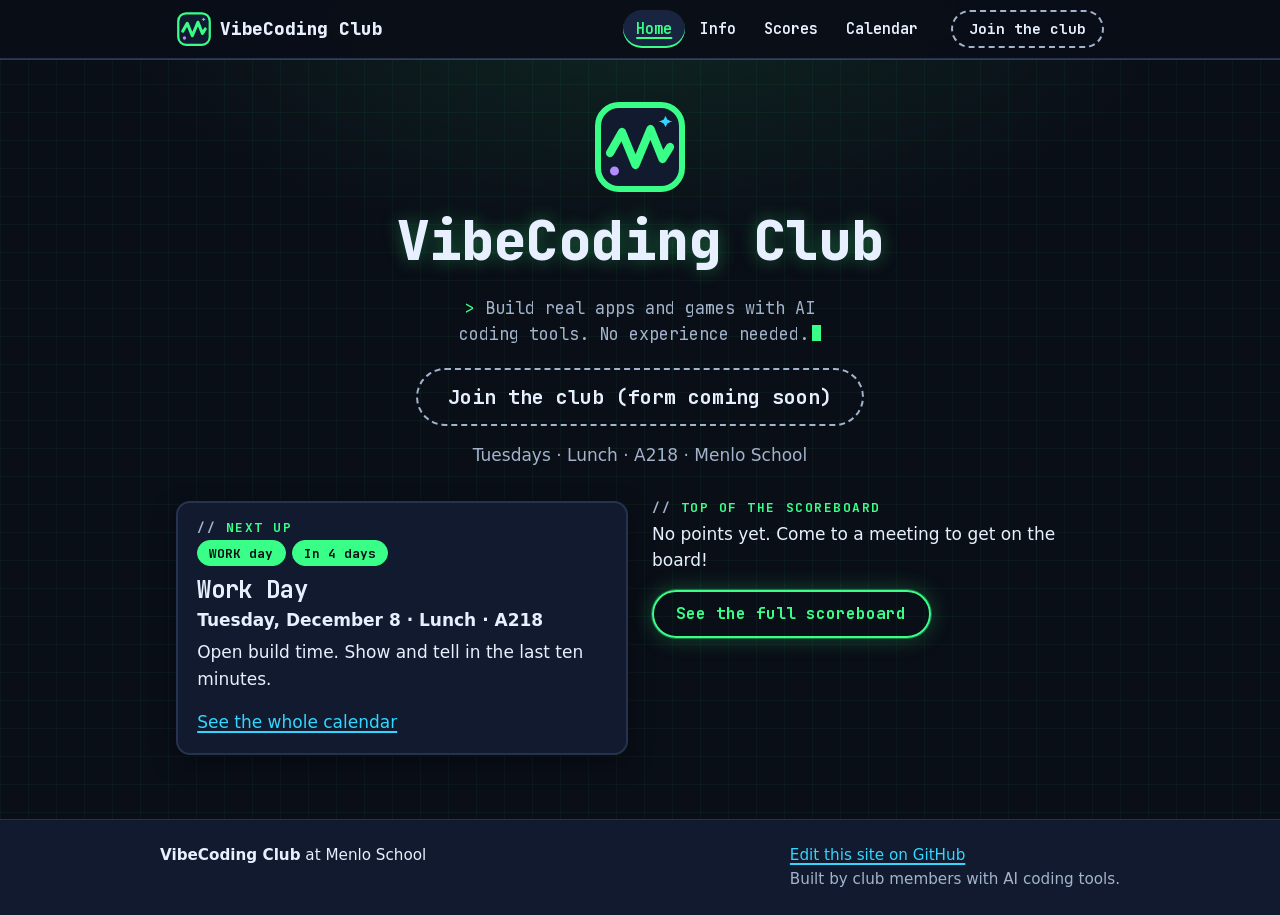
<file: index.html>
<!doctype html>
<html lang="en">
<head>
  <meta charset="utf-8">
  <meta name="viewport" content="width=device-width, initial-scale=1, viewport-fit=cover">
  <title>VibeCoding Club at Menlo School</title>
  <meta name="description" content="Build real apps and games with AI coding tools. No experience needed. Tuesdays at Menlo School.">
  <meta name="theme-color" content="#0A0E17">
  <link rel="icon" href="img/logo.svg" type="image/svg+xml">
  <link rel="stylesheet" href="css/style.css">
  <style>
    /* Styles that only the home page uses. Shared styles live in css/style.css. */
    .hero { text-align: center; padding: 1.5rem 0 1rem; }
    .hero img { width: 96px; height: 96px; }
    .hero h1 { margin-top: 0.5rem; }
    .hero .pitch { font-family: var(--font-display); font-size: 1.05rem; max-width: 40ch; margin: 0 auto 1.3rem; color: var(--muted); }
    .hero .pitch::before { content: "> "; content: "> " / ""; color: var(--neon); }
    .hero .meta { margin-top: 1rem; }

    .next-up h3 { font-size: 1.5rem; margin: 0.6rem 0 0.2rem; }
    .next-up .when { font-weight: 600; margin-bottom: 0.4rem; }
    .next-up .chips { display: flex; flex-wrap: wrap; gap: 0.4rem; }

    .top3 { list-style: none; padding: 0; margin: 0 0 1rem; display: grid; gap: 0.6rem; }
    .top3 li {
      display: flex; align-items: center; gap: 0.7rem;
      background: var(--surface); border: var(--border); border-radius: var(--radius-sm);
      padding: 0.6rem 0.9rem; box-shadow: var(--shadow-press);
    }
    .top3 .medal { font-size: 1.6rem; }
    .top3 .name { font-family: var(--font-display); font-weight: 600; font-size: 1.15rem; flex: 1; min-width: 0; overflow-wrap: anywhere; }
    .top3 .pts { font-weight: 700; }
    .top3 li.rank-1 { border-color: var(--gold); box-shadow: var(--glow-gold); }
    .top3 li.rank-2 { border-color: var(--silver); }
    .top3 li.rank-3 { border-color: var(--bronze); }

    @media (min-width: 700px) {
      .home-grid { display: grid; grid-template-columns: 1fr 1fr; gap: 1.5rem; align-items: start; }
      .home-grid > section + section { margin-top: 0; }
    }
  </style>
</head>
<body>
  <header id="site-header">
    <noscript><p><a href="index.html">Home</a> · <a href="info.html">Info</a> · <a href="scoreboard.html">Scoreboard</a> · <a href="calendar.html">Calendar</a></p></noscript>
  </header>

  <main id="main-content">
    <section class="hero">
      <img class="reveal-pop" src="img/logo.svg" alt="" width="96" height="96">
      <h1 class="reveal">VibeCoding Club</h1>
      <p class="pitch reveal reveal-delay-1"><span data-site="club.pitch">Build real apps and games with AI coding tools. No experience needed.</span><span class="cursor" aria-hidden="true"></span></p>
      <a class="btn btn-big reveal reveal-delay-2" data-join href="#">Join the club</a>
      <p class="meta muted reveal reveal-delay-3">
        <span data-site="meeting.day">Tuesdays</span> · <span data-site="meeting.time">Lunch</span> · <span data-site="meeting.room">A218</span> · <span data-site="club.school">Menlo School</span>
      </p>
    </section>

    <div class="home-grid">
      <section class="card next-up reveal reveal-delay-4" aria-labelledby="next-up-title">
        <h2 class="eyebrow" id="next-up-title">Next up</h2>
        <div id="next-up-body"><p class="muted">Loading the calendar…</p></div>
      </section>

      <section class="reveal reveal-delay-5" aria-labelledby="top3-title">
        <h2 class="eyebrow" id="top3-title">Top of the scoreboard</h2>
        <div id="top3-body"><p class="muted">Loading the scoreboard…</p></div>
        <a class="btn btn-ghost" href="scoreboard.html">See the full scoreboard</a>
      </section>
    </div>
  </main>

  <footer id="site-footer"></footer>

  <script src="js/shared.js"></script>
  <script src="js/celebrate.js"></script>
  <script src="js/home.js"></script>
</body>
</html>
</file>
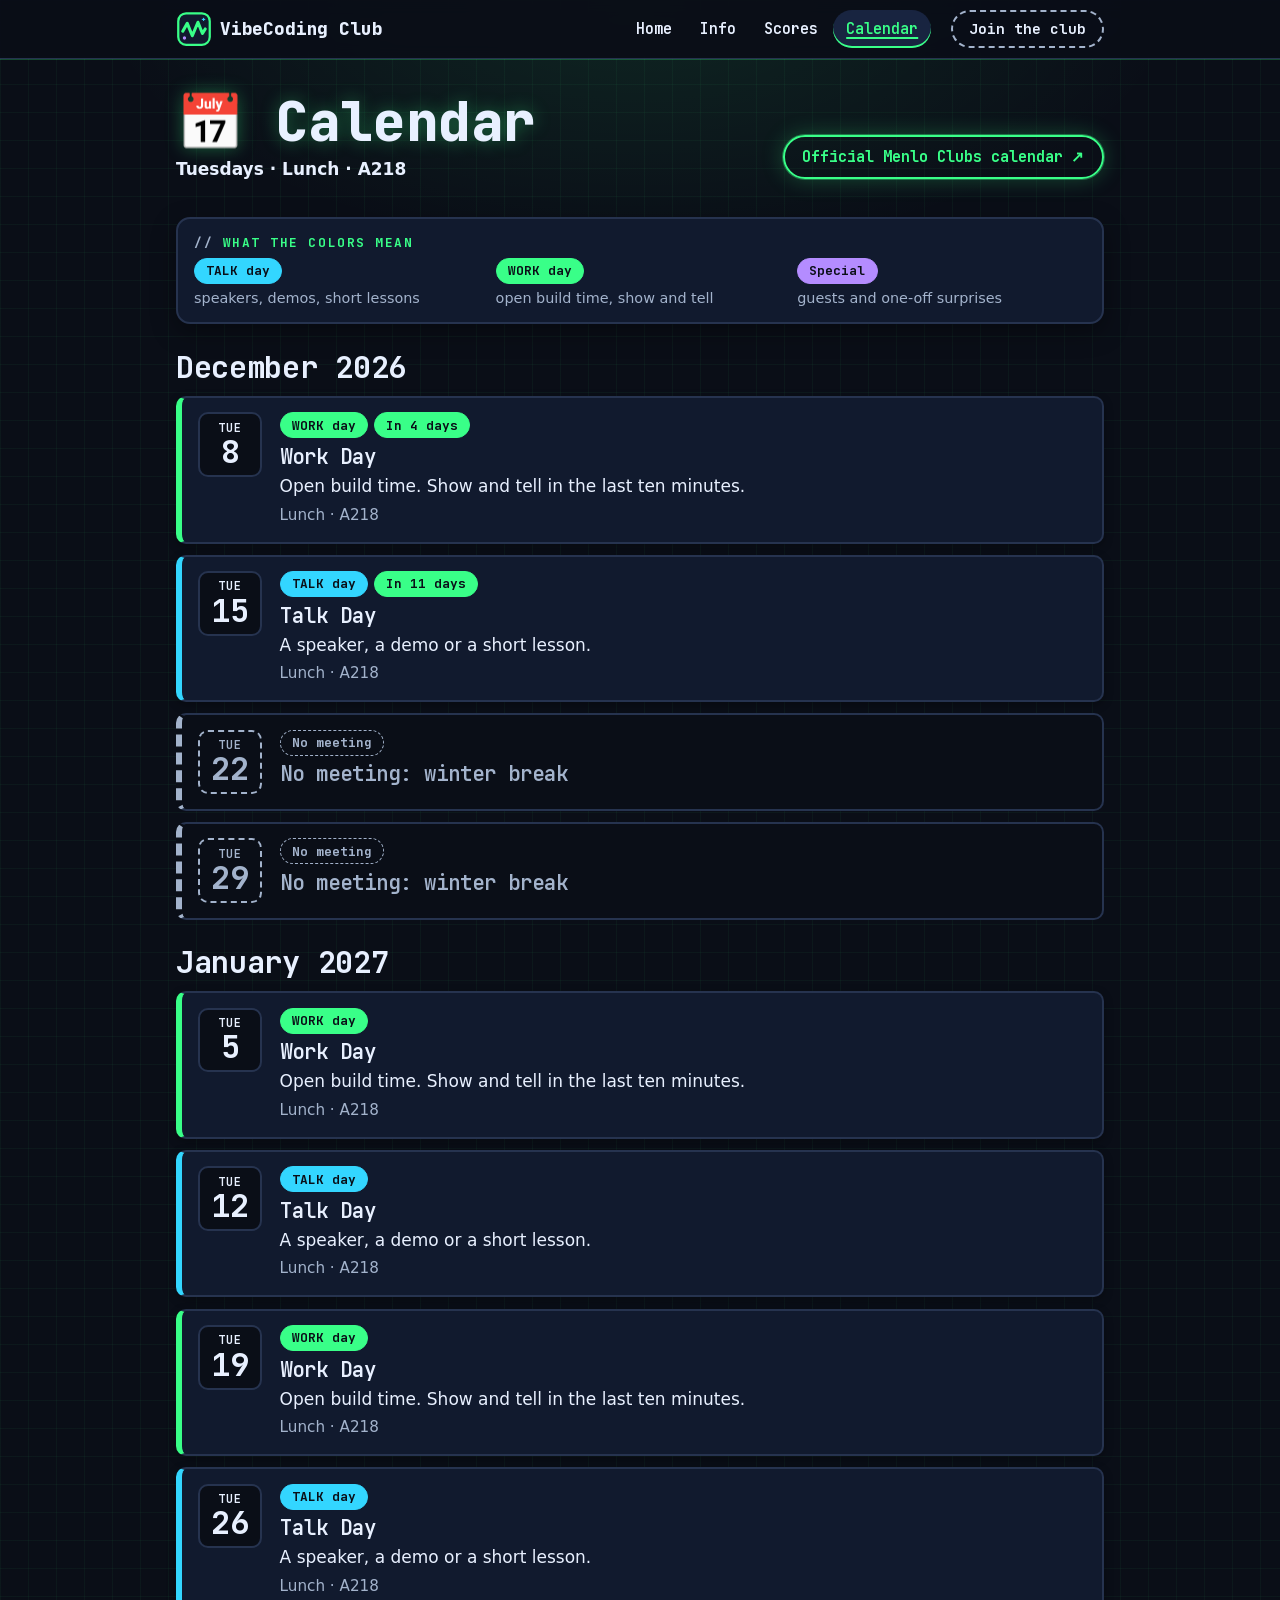
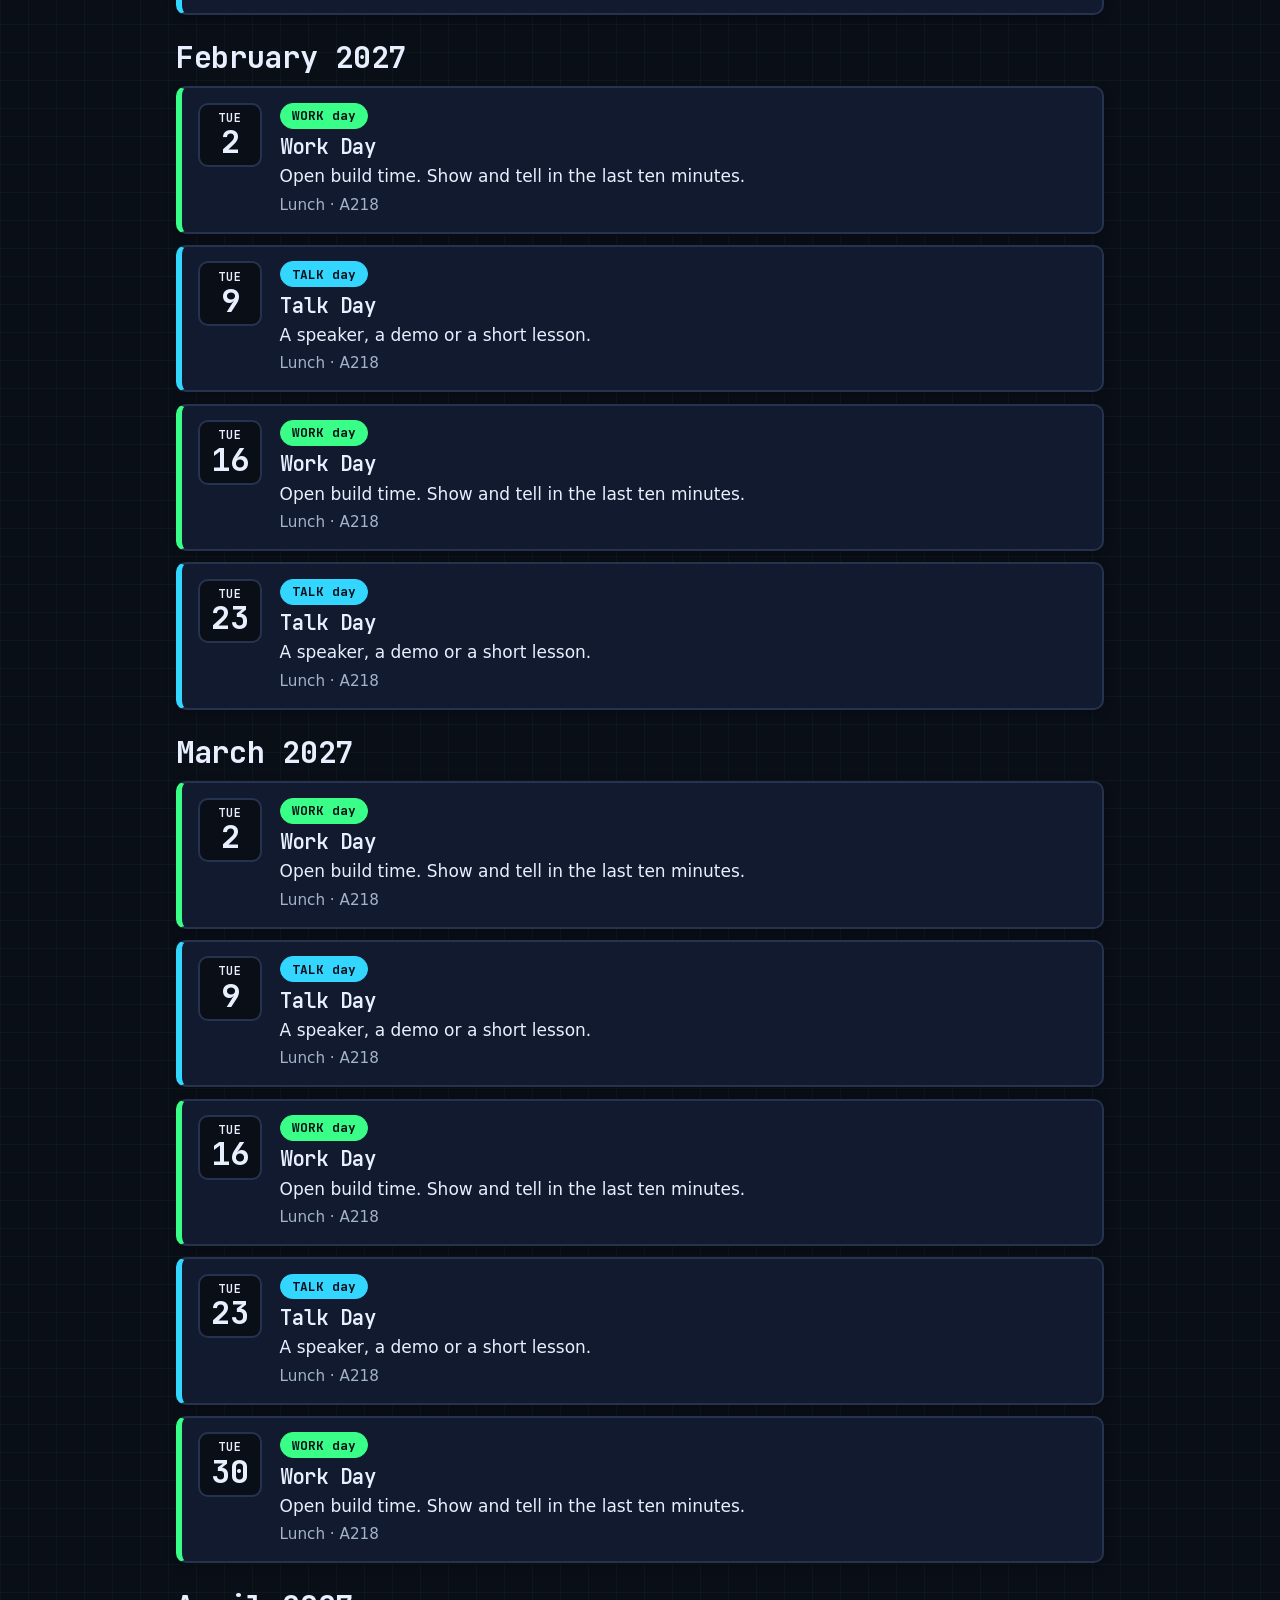
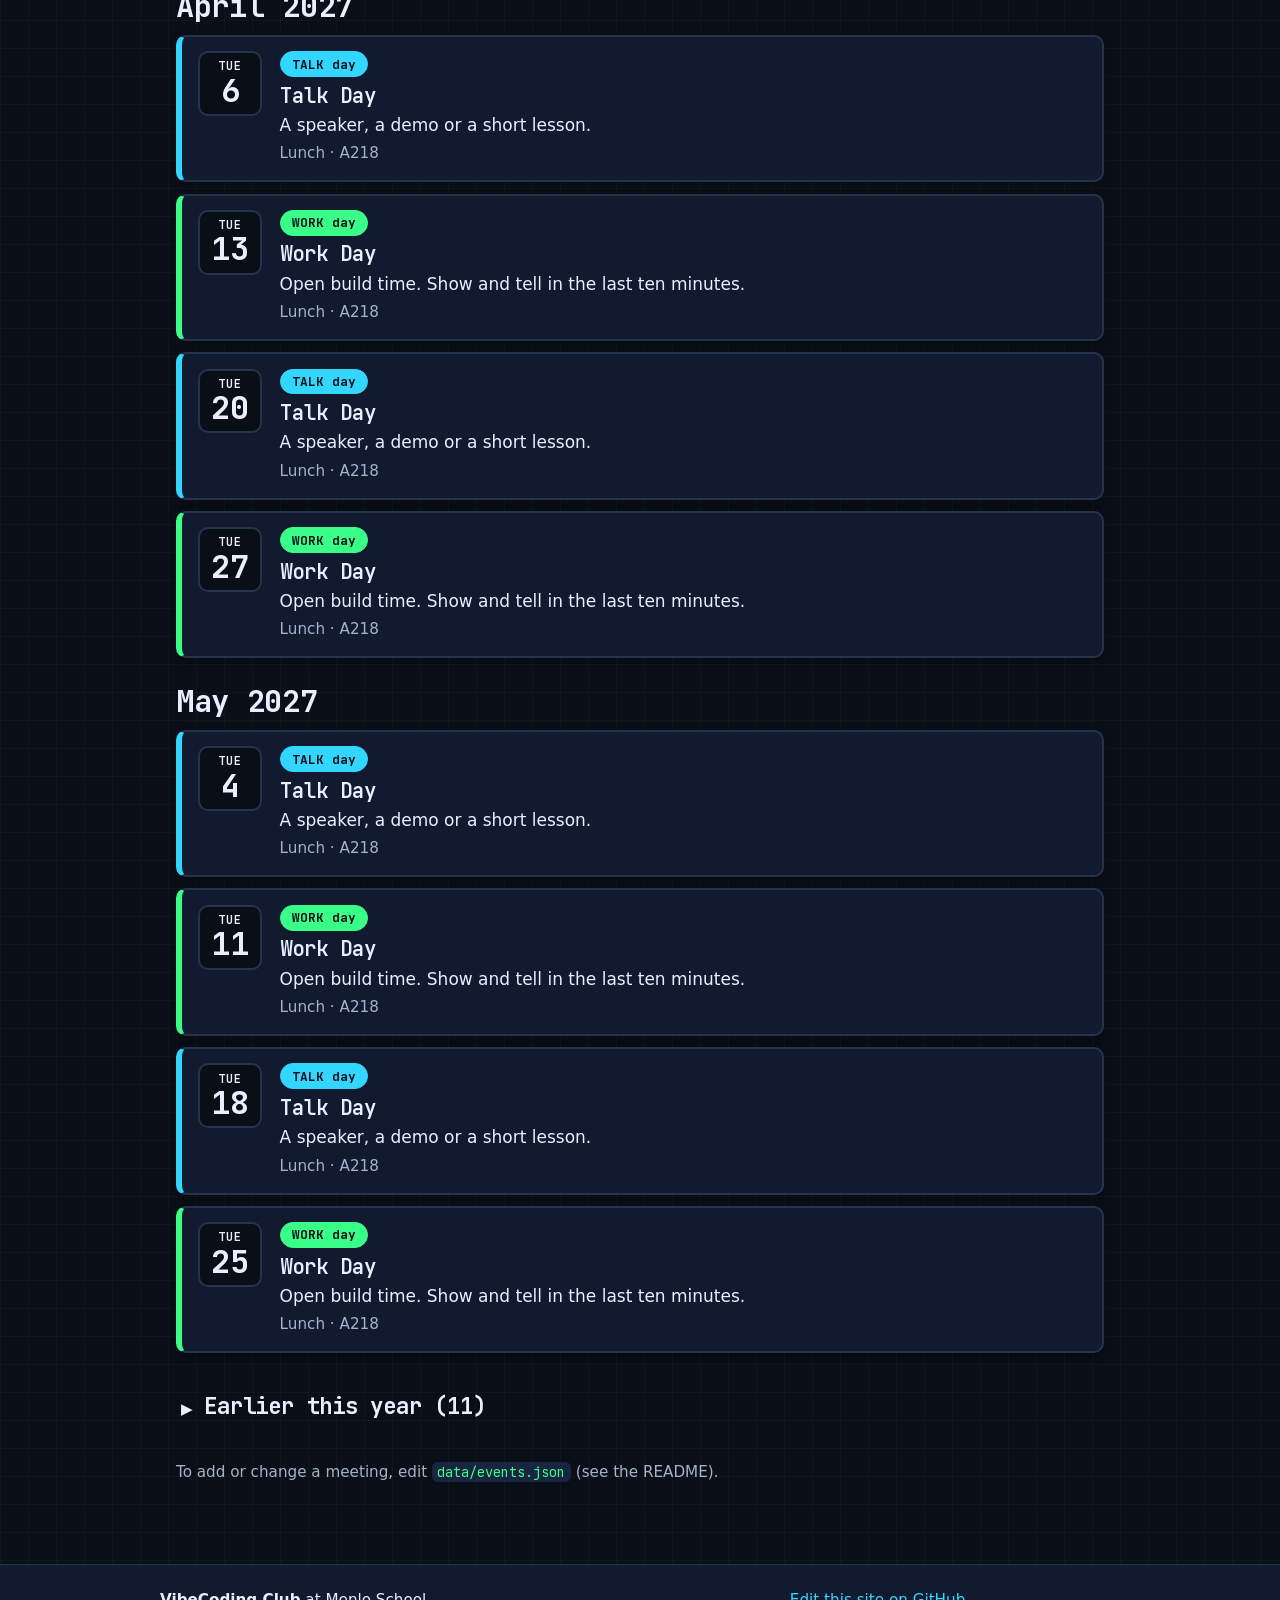
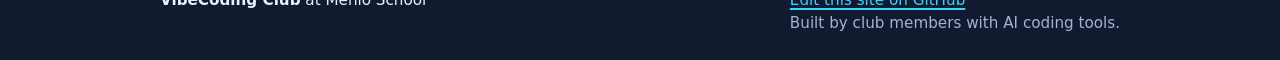
<file: calendar.html>
<!doctype html>
<html lang="en">
<head>
  <meta charset="utf-8">
  <meta name="viewport" content="width=device-width, initial-scale=1, viewport-fit=cover">
  <title>Calendar — VibeCoding Club</title>
  <meta name="description" content="Every VibeCoding Club meeting on one page: TALK days, WORK days and specials. Tuesdays at Menlo School.">
  <meta name="theme-color" content="#0A0E17">
  <link rel="icon" href="img/logo.svg" type="image/svg+xml">
  <link rel="stylesheet" href="css/style.css">
  <style>
    /* Styles that only the calendar page uses. Shared styles live in css/style.css. */

    /* top: title, the weekly line, the official-calendar link */
    .cal-top { padding: 1rem 0 0.25rem; }
    .cal-top h1 { margin-bottom: 0.15rem; }
    .cal-top .meta { font-weight: 600; margin: 0 0 0.9rem; }
    .cal-top .btn { font-size: 0.95rem; padding: 0.6rem 1.1rem; min-height: 44px; }

    /* legend: what each chip means */
    .legend { padding: 0.9rem 1rem; }
    .legend ul { list-style: none; margin: 0; padding: 0; display: grid; grid-template-columns: 1fr 1fr; gap: 0.8rem; }
    .legend li { display: flex; flex-direction: column; align-items: flex-start; gap: 0.3rem; }
    .legend-what { font-size: 0.9rem; line-height: 1.35; color: var(--muted); }

    /* one heading per month, one row per meeting */
    .cal-month { margin: 1.6rem 0 0.7rem; }
    .cal-list { list-style: none; margin: 0; padding: 0; display: grid; gap: 0.7rem; }
    .ev {
      display: flex; align-items: flex-start; gap: 0.8rem;
      background: var(--surface); border: var(--border); border-left: 6px solid var(--line);
      border-radius: var(--radius-sm); padding: 0.7rem 0.9rem 0.7rem 0.75rem; box-shadow: var(--shadow-press);
    }
    /* the left edge repeats the chip color, so color is never the only signal */
    .ev-talk      { border-left-color: var(--cyan); }
    .ev-work      { border-left-color: var(--neon); }
    .ev-special   { border-left-color: var(--purple); }
    .ev-break     { border-left-color: var(--muted); border-left-style: dashed; color: var(--muted); background: var(--bg); box-shadow: none; }

    /* the compact date block: weekday on top, day number big */
    .ev-date {
      flex: 0 0 3.3rem; display: flex; flex-direction: column; align-items: center; justify-content: center;
      padding: 0.35rem 0; border: 2px solid var(--line); border-radius: var(--radius-sm);
      background: var(--bg); font-family: var(--font-display); line-height: 1; text-align: center;
    }
    .ev-break .ev-date { border-style: dashed; border-color: var(--muted); }
    .ev-today .ev-date { background: var(--neon); border-color: var(--neon); color: var(--dark); }
    .ev-wd { font-size: 0.75rem; font-weight: 600; text-transform: uppercase; letter-spacing: 0.06em; }
    .ev-day { font-size: 1.7rem; font-weight: 700; margin-top: 0.15rem; }

    .ev-main { flex: 1; min-width: 0; overflow-wrap: break-word; }
    .ev-chips { display: flex; flex-wrap: wrap; gap: 0.35rem; margin: 0 0 0.35rem; }
    .ev-title { font-family: var(--font-display); font-weight: 600; font-size: 1.15rem; line-height: 1.25; margin: 0 0 0.2rem; }
    /* padding + matching negative margin = a 44px-tall tap target that does not move the text */
    .ev-title a { display: inline-block; padding: 0.65rem 0; margin: -0.65rem 0; }
    .ev-desc { margin: 0 0 0.25rem; }
    .ev-where { margin: 0; font-size: 0.95rem; }

    /* past meetings fold away under one line */
    .past { margin-top: 2rem; }
    .past summary {
      display: flex; align-items: center; gap: 0.6rem; min-height: 44px; cursor: pointer;
      list-style: none; padding: 0.4rem 0.3rem; border-radius: var(--radius-sm);
    }
    .past summary::-webkit-details-marker { display: none; }
    .past-arrow { display: inline-block; font-size: 0.85rem; transition: transform 0.15s ease; }
    .past[open] .past-arrow { transform: rotate(90deg); }
    .past summary h2 { margin: 0; font-size: 1.4rem; }
    .past .cal-month { font-size: 1.2rem; margin-top: 1.2rem; }

    .cal-empty p:last-child { margin-bottom: 0; }
    .cal-note { margin-top: 2rem; font-size: 0.95rem; }

    @media (min-width: 700px) {
      .cal-top { display: flex; flex-wrap: wrap; align-items: flex-end; justify-content: space-between; gap: 0.3rem 1.5rem; }
      .cal-top .meta { margin-bottom: 0.4rem; }
      .cal-top .link-line { margin: 0 0 0.6rem; }
      .legend ul { grid-template-columns: repeat(3, 1fr); }
      .ev { gap: 1.1rem; padding: 0.9rem 1.2rem 0.9rem 1rem; }
      .ev-date { flex-basis: 4rem; padding: 0.45rem 0; }
      .ev-day { font-size: 2rem; }
      .ev-title { font-size: 1.3rem; }
    }
  </style>
</head>
<body>
  <header id="site-header">
    <noscript><p><a href="index.html">Home</a> · <a href="info.html">Info</a> · <a href="scoreboard.html">Scoreboard</a> · <a href="calendar.html">Calendar</a></p></noscript>
  </header>

  <main id="main-content">
    <section class="cal-top">
      <div>
        <h1 class="reveal"><span aria-hidden="true">📅</span> Calendar</h1>
        <p class="meta reveal reveal-delay-1">
          <span data-site="meeting.day">Tuesdays</span> · <span data-site="meeting.time">Lunch</span> · <span data-site="meeting.room">A218</span>
        </p>
      </div>
      <p class="link-line reveal reveal-delay-2">
        <a class="btn btn-ghost" data-site-link="links.schoolClubsCalendar" href="https://www.menloschool.org/" target="_blank" rel="noopener">
          Official Menlo Clubs calendar <span aria-hidden="true">↗</span><span class="visually-hidden">(opens in a new tab)</span>
        </a>
      </p>
    </section>

    <section class="legend card reveal reveal-delay-3" aria-labelledby="legend-title">
      <p class="eyebrow" id="legend-title">What the colors mean</p>
      <ul role="list">
        <li><span class="chip chip-talk">TALK day</span> <span class="legend-what">speakers, demos, short lessons</span></li>
        <li><span class="chip chip-work">WORK day</span> <span class="legend-what">open build time, show and tell</span></li>
        <li><span class="chip chip-special">Special</span> <span class="legend-what">guests and one-off surprises</span></li>
      </ul>
    </section>

    <section id="calendar-body" aria-label="Meetings">
      <p class="muted">Loading the calendar…</p>
      <noscript><p>Turn on JavaScript to see the meeting list, or open <code>data/events.json</code> on GitHub.</p></noscript>
    </section>

    <p class="cal-note muted">To add or change a meeting, edit <code>data/events.json</code> (see the README).</p>
  </main>

  <footer id="site-footer"></footer>

  <script src="js/shared.js"></script>
  <script src="js/celebrate.js"></script>
  <script src="js/calendar.js"></script>
</body>
</html>
</file>
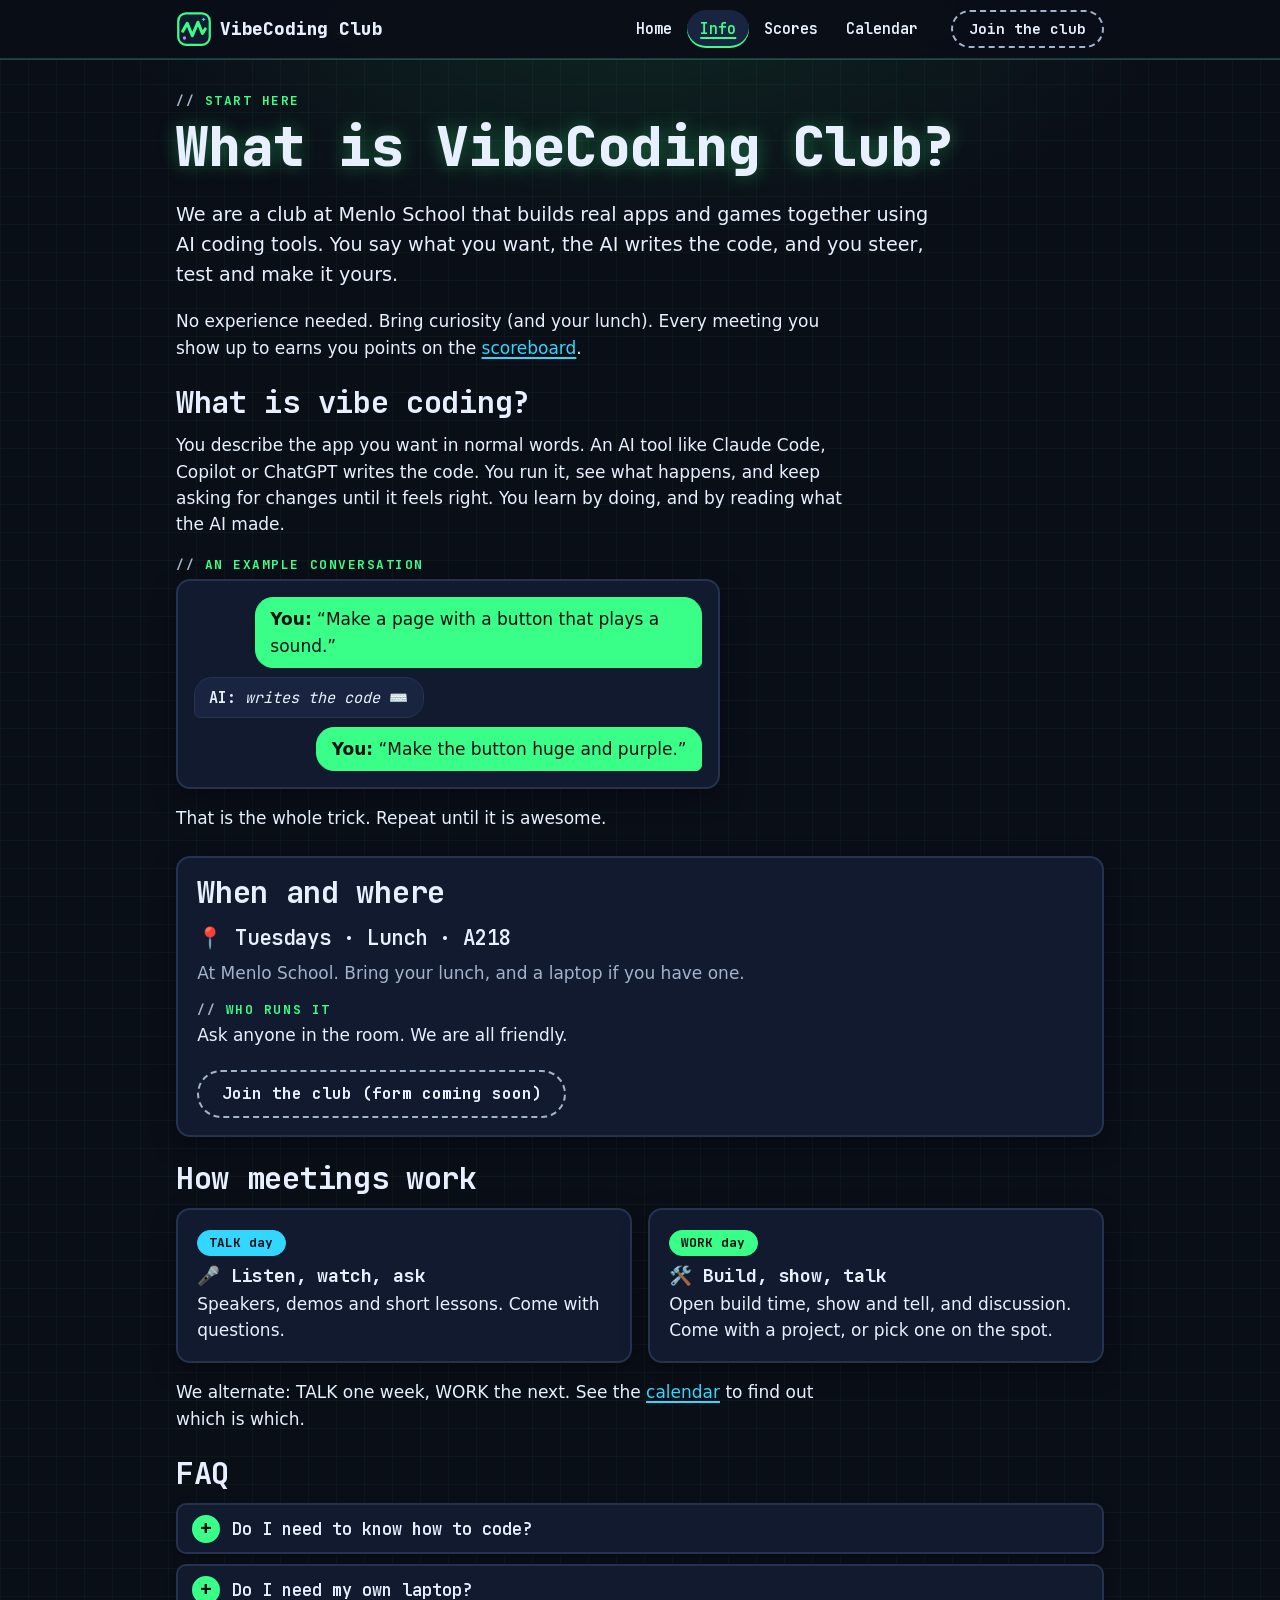
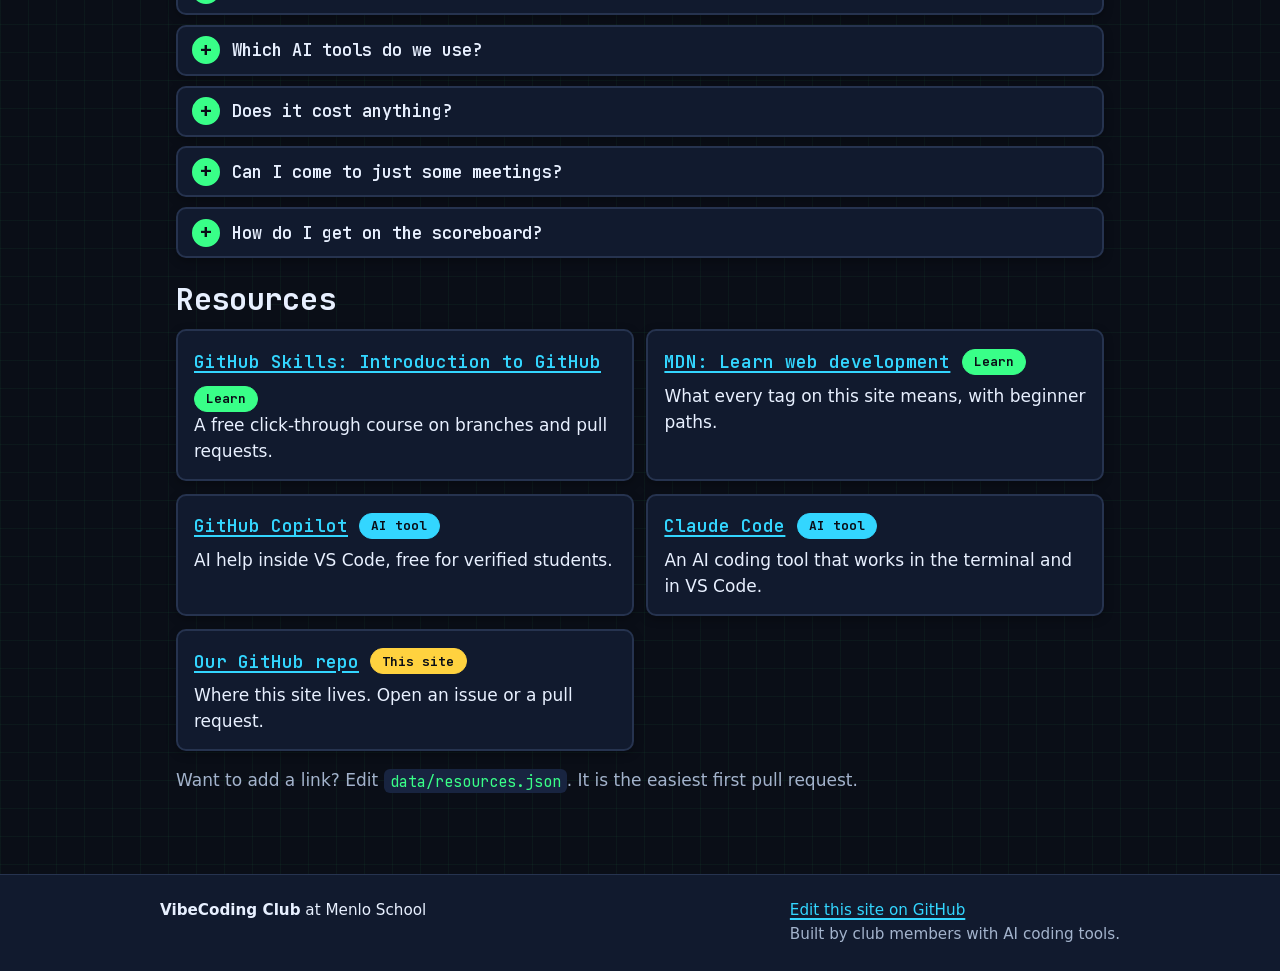
<file: info.html>
<!doctype html>
<html lang="en">
<head>
  <meta charset="utf-8">
  <meta name="viewport" content="width=device-width, initial-scale=1, viewport-fit=cover">
  <title>Info — VibeCoding Club</title>
  <meta name="description" content="What VibeCoding Club is, what vibe coding means, when we meet at Menlo School, how meetings work, answers to common questions, and links to get started.">
  <meta name="theme-color" content="#0A0E17">
  <link rel="icon" href="img/logo.svg" type="image/svg+xml">
  <link rel="stylesheet" href="css/style.css">
  <style>
    /* Styles that only the Info page uses. Shared styles live in css/style.css. */
    .intro { padding-top: 1rem; }
    .intro .lead { font-size: 1.2rem; }
    /* keep long lines of prose readable on wide screens */
    .intro p, .vibe > p, .alt-line, .faq .answer { max-width: 62ch; }

    /* the tiny example chat: "You" bubbles on the right, "AI" bubbles on the left */
    .convo {
      display: flex; flex-direction: column; gap: 0.55rem; max-width: 34rem;
      background: var(--surface); border: var(--border); border-radius: var(--radius);
      padding: 1rem; margin: 0 0 1rem; box-shadow: var(--shadow);
    }
    .convo p {
      margin: 0; max-width: 88%; padding: 0.5rem 0.9rem;
      border: 1px solid var(--line); border-radius: 18px;
    }
    .convo .you { align-self: flex-end; background: var(--neon); color: var(--dark); border-color: var(--neon); border-bottom-right-radius: 6px; }
    .convo .ai  { align-self: flex-start; background: var(--surface-2); border-bottom-left-radius: 6px; font-family: var(--font-display); font-size: 0.95rem; }

    /* when and where */
    .when-line { font-family: var(--font-display); font-weight: 600; font-size: 1.3rem; margin: 0 0 0.3rem; }
    .leader-list { list-style: none; padding: 0; margin: 0 0 1rem; }
    .leader-list li { padding: 0.15rem 0; }
    /* the Join button can read "Join the club (form coming soon)" until the form link exists, so let it wrap on phones */
    .when-where .btn { margin-top: 0.3rem; white-space: normal; max-width: 100%; text-align: center; }

    /* TALK day / WORK day cards */
    .day-grid { display: grid; gap: 1rem; margin-bottom: 1rem; }
    .day-card h3 { margin: 0.6rem 0 0.3rem; }
    .day-card p { margin: 0; }

    /* FAQ: native <details>, no JS. The + in the circle turns into an x when open. */
    .faq {
      background: var(--surface); border: var(--border); border-radius: var(--radius-sm);
      margin-bottom: 0.6rem; box-shadow: var(--shadow-press);
    }
    .faq summary {
      display: flex; align-items: center; gap: 0.7rem; min-height: 44px;
      padding: 0.6rem 0.9rem; cursor: pointer; list-style: none;
      font-family: var(--font-display); font-weight: 600; font-size: 1.05rem;
    }
    .faq summary::-webkit-details-marker { display: none; }
    @media (hover: hover) { .faq summary:hover { color: var(--neon); } }
    .faq summary::before {
      content: "+"; content: "+" / ""; flex-shrink: 0; width: 28px; height: 28px;
      display: grid; place-items: center; font-size: 1.3rem; line-height: 1;
      background: var(--neon); color: var(--dark); border: 2px solid var(--neon); border-radius: 999px;
      transition: transform 0.2s ease;
    }
    .faq[open] summary::before { transform: rotate(45deg); }
    .faq .answer { padding: 0 0.9rem 0.9rem calc(0.9rem + 28px + 0.7rem); }
    .faq .answer p { margin: 0; }

    /* resources (drawn by js/info.js from data/resources.json) */
    .resource-list { list-style: none; padding: 0; margin: 0 0 1rem; display: grid; gap: 0.8rem; }
    .resource {
      background: var(--surface); border: var(--border); border-radius: var(--radius-sm);
      padding: 0.6rem 1rem 0.9rem; box-shadow: var(--shadow-press);
    }
    .resource .top { display: flex; flex-wrap: wrap; align-items: center; gap: 0.2rem 0.7rem; }
    .resource .top a {
      display: inline-block; padding: 0.45rem 0;
      font-family: var(--font-display); font-weight: 600; font-size: 1.1rem;
    }
    .resource p { margin: 0; }

    @media (min-width: 700px) {
      .day-grid, .resource-list { grid-template-columns: 1fr 1fr; }
    }
  </style>
</head>
<body>
  <header id="site-header">
    <noscript><p><a href="index.html">Home</a> · <a href="info.html">Info</a> · <a href="scoreboard.html">Scoreboard</a> · <a href="calendar.html">Calendar</a></p></noscript>
  </header>

  <main id="main-content">
    <section class="intro reveal">
      <p class="eyebrow">Start here</p>
      <h1>What is VibeCoding Club?</h1>
      <p class="lead">We are a club at <span data-site="club.school">Menlo School</span> that builds real apps and games together using AI coding tools. You say what you want, the AI writes the code, and you steer, test and make it yours.</p>
      <p>No experience needed. Bring curiosity (and your lunch). Every meeting you show up to earns you points on the <a href="scoreboard.html">scoreboard</a>.</p>
    </section>

    <section class="vibe reveal reveal-delay-1" aria-labelledby="vibe-title">
      <h2 id="vibe-title">What is vibe coding?</h2>
      <p>You describe the app you want in normal words. An AI tool like Claude Code, Copilot or ChatGPT writes the code. You run it, see what happens, and keep asking for changes until it feels right. You learn by doing, and by reading what the AI made.</p>
      <p class="eyebrow">An example conversation</p>
      <div class="convo" role="group" aria-label="Example conversation">
        <p class="you"><strong>You:</strong> “Make a page with a button that plays a sound.”</p>
        <p class="ai"><strong>AI:</strong> <em>writes the code</em> <span aria-hidden="true">⌨️</span></p>
        <p class="you"><strong>You:</strong> “Make the button huge and purple.”</p>
      </div>
      <p>That is the whole trick. Repeat until it is awesome.</p>
    </section>

    <section class="card when-where reveal reveal-delay-2" aria-labelledby="when-title">
      <h2 id="when-title">When and where</h2>
      <p class="when-line"><span aria-hidden="true">📍</span> <span data-site="meeting.day">Tuesdays</span> · <span data-site="meeting.time">Lunch</span> · <span data-site="meeting.room">A218</span></p>
      <p class="muted">At <span data-site="club.school">Menlo School</span>. Bring your lunch, and a laptop if you have one.</p>
      <h3 class="eyebrow">Who runs it</h3>
      <div id="leaders">
        <p>Ask anyone in the room. We are all friendly.</p>
      </div>
      <a class="btn" data-join href="#">Join the club</a>
    </section>

    <section class="reveal reveal-delay-3" aria-labelledby="how-title">
      <h2 id="how-title">How meetings work</h2>
      <div class="day-grid">
        <div class="card day-card">
          <span class="chip chip-talk">TALK day</span>
          <h3><span aria-hidden="true">🎤</span> Listen, watch, ask</h3>
          <p>Speakers, demos and short lessons. Come with questions.</p>
        </div>
        <div class="card day-card">
          <span class="chip chip-work">WORK day</span>
          <h3><span aria-hidden="true">🛠️</span> Build, show, talk</h3>
          <p>Open build time, show and tell, and discussion. Come with a project, or pick one on the spot.</p>
        </div>
      </div>
      <p class="alt-line">We alternate: TALK one week, WORK the next. See the <a href="calendar.html">calendar</a> to find out which is which.</p>
    </section>

    <section class="reveal reveal-delay-4" aria-labelledby="faq-title">
      <h2 id="faq-title">FAQ</h2>
      <details class="faq">
        <summary>Do I need to know how to code?</summary>
        <div class="answer"><p>No. Most of us started here with zero experience. If you can describe an idea in words, you can vibe code.</p></div>
      </details>
      <details class="faq">
        <summary>Do I need my own laptop?</summary>
        <div class="answer"><p>A school laptop or any computer with a browser works. Most AI tools run right in the browser, so there is nothing to install on day one.</p></div>
      </details>
      <details class="faq">
        <summary>Which AI tools do we use?</summary>
        <div class="answer"><p>Any of them: Claude Code, GitHub Copilot, ChatGPT, Cursor and more. The club has no required tool. Try a couple and keep the one you like.</p></div>
      </details>
      <details class="faq">
        <summary>Does it cost anything?</summary>
        <div class="answer"><p>No. The club is free, and the AI tools we use all have free plans. Some give students even more for free.</p></div>
      </details>
      <details class="faq">
        <summary>Can I come to just some meetings?</summary>
        <div class="answer"><p>Yes. Come when you can. You still earn points for every meeting you attend.</p></div>
      </details>
      <details class="faq">
        <summary>How do I get on the scoreboard?</summary>
        <div class="answer"><p>Come to a meeting, demo something on a WORK day, or help build this website. The <a data-site-link="club.repo" href="https://github.com/AlexKindler/vibecoding-club">README on GitHub</a> shows how to make your first change.</p></div>
      </details>
    </section>

    <section class="reveal reveal-delay-5" aria-labelledby="resources-title">
      <h2 id="resources-title">Resources</h2>
      <div id="resources"><p class="muted">Loading the links…</p></div>
      <p class="muted">Want to add a link? Edit <code>data/resources.json</code>. It is the easiest first pull request.</p>
    </section>
  </main>

  <footer id="site-footer"></footer>

  <script src="js/shared.js"></script>
  <script src="js/celebrate.js"></script>
  <script src="js/info.js"></script>
</body>
</html>
</file>
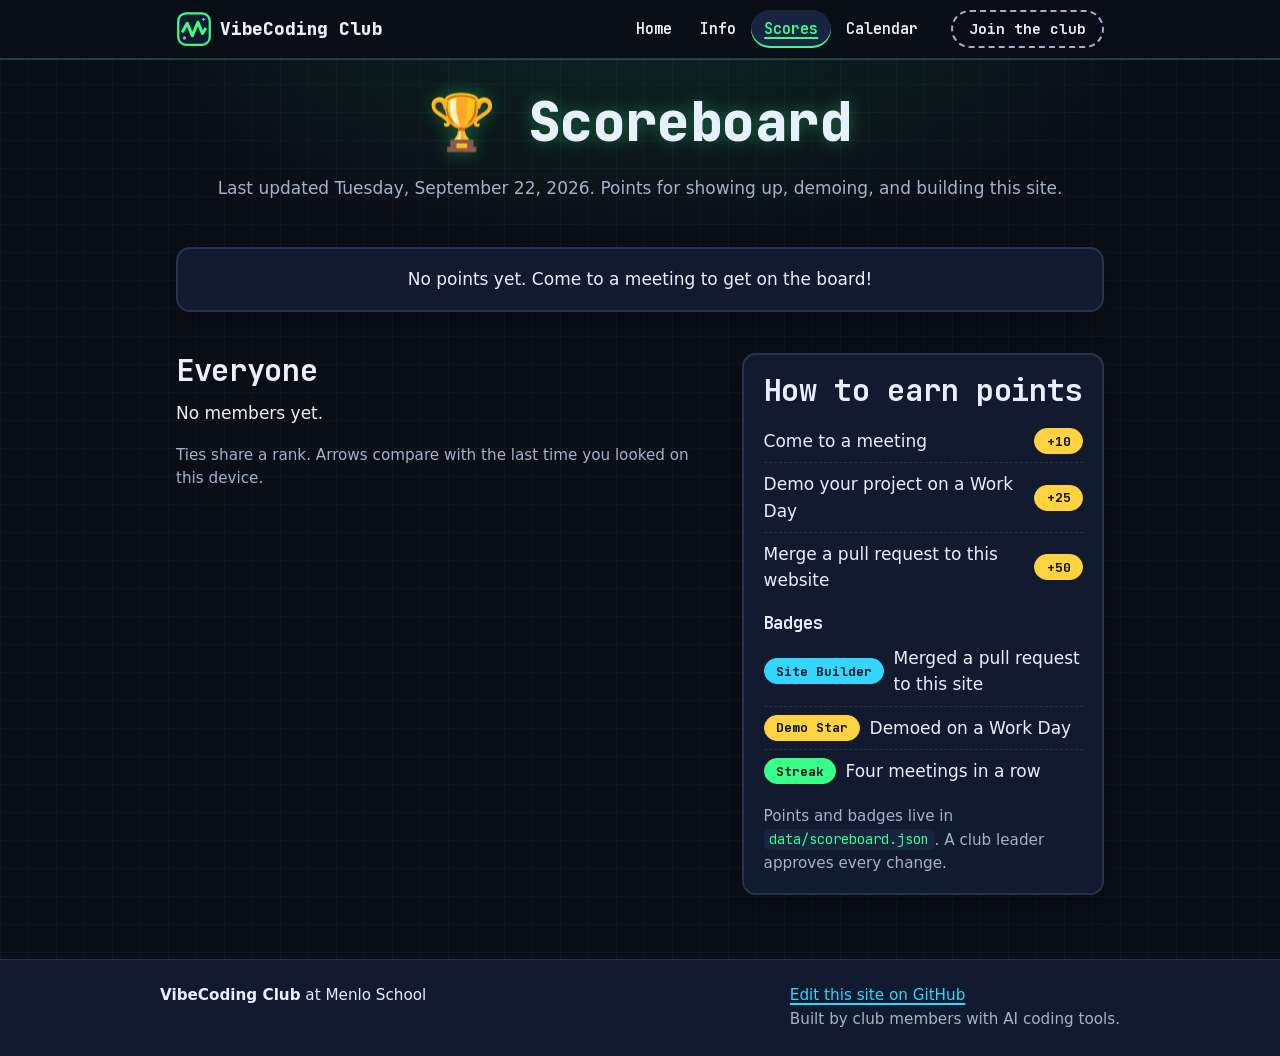
<file: scoreboard.html>
<!doctype html>
<html lang="en">
<head>
  <meta charset="utf-8">
  <meta name="viewport" content="width=device-width, initial-scale=1, viewport-fit=cover">
  <title>Scoreboard — VibeCoding Club</title>
  <meta name="description" content="Who is winning at VibeCoding Club: points for attending, demoing, and building this site.">
  <meta name="theme-color" content="#0A0E17">
  <link rel="icon" href="img/logo.svg" type="image/svg+xml">
  <link rel="stylesheet" href="css/style.css">
  <style>
    /* Styles that only the scoreboard page uses. Shared styles live in css/style.css. */
    .board-top { text-align: center; padding: 1rem 0 0.25rem; }

    /* Podium: three cards side by side, 1st in the middle and tallest. */
    .podium { display: grid; grid-template-columns: repeat(3, minmax(0, 1fr)); gap: 0.5rem; align-items: end; margin: 0.5rem 0 1.5rem; }
    .podium-card {
      display: flex; flex-direction: column; align-items: center; justify-content: flex-end; gap: 0.15rem;
      border: var(--border); border-radius: var(--radius); padding: 0.8rem 0.4rem 0.9rem;
      text-align: center; box-shadow: var(--shadow);
    }
    .podium-card.pos-center { order: 2; }
    .podium-card.pos-left   { order: 1; }
    .podium-card.pos-right  { order: 3; }
    .podium-empty { grid-column: 1 / -1; text-align: center; }
    .podium-card { background: var(--surface); }
    .podium-card.rank-1 { border-color: var(--gold);   box-shadow: var(--glow-gold); min-height: 200px; }
    .podium-card.rank-2 { border-color: var(--silver); min-height: 170px; }
    .podium-card.rank-3 { border-color: var(--bronze); min-height: 150px; }
    .podium-card.rank-4, .podium-card.rank-5 { min-height: 140px; }
    .podium .rank-1 .pts { color: var(--gold); }
    .podium .medal { font-size: 2.2rem; line-height: 1; }
    .podium .rank-1 .medal { animation: podium-bounce 0.7s ease-out 0.55s both; }
    .podium .name { font-family: var(--font-display); font-weight: 600; font-size: 1.05rem; overflow-wrap: anywhere; }
    .podium .pts { font-family: var(--font-display); font-weight: 700; font-size: 1.9rem; line-height: 1; font-variant-numeric: tabular-nums; }
    .podium .pts-label { font-size: 0.75rem; text-transform: uppercase; letter-spacing: 0.06em; }
    .podium .badges { display: flex; flex-wrap: wrap; justify-content: center; gap: 0.25rem; margin-top: 0.35rem; }
    .podium .chip { font-size: 0.75rem; padding: 0.02rem 0.45rem; }
    @keyframes podium-bounce { 0%, 100% { transform: translateY(0); } 35% { transform: translateY(-14px); } 65% { transform: translateY(-4px); } }

    /* The full ranking table. */
    .ranking {
      width: 100%; border-collapse: separate; border-spacing: 0;
      background: var(--surface); border: var(--border); border-radius: var(--radius); box-shadow: var(--shadow);
      overflow: hidden;
    }
    .ranking th, .ranking td { padding: 0.55rem 0.35rem; text-align: left; vertical-align: middle; border-bottom: 2px solid var(--line); }
    .ranking th { font-family: var(--font-display); font-size: 0.8rem; text-transform: uppercase; letter-spacing: 0.06em; background: var(--surface-2); color: var(--muted); }
    .ranking tbody tr:last-child td { border-bottom: 0; }
    .ranking .rank { width: 2.6rem; text-align: center; font-family: var(--font-display); font-weight: 700; font-size: 1.15rem; }
    .ranking .points { width: 4.2rem; text-align: right; font-weight: 700; font-variant-numeric: tabular-nums; white-space: nowrap; }
    .ranking .member { font-weight: 600; min-width: 6rem; overflow-wrap: anywhere; }
    @media (max-width: 359px) { .ranking .member { min-width: 0; } .ranking th, .ranking td { padding: 0.5rem 0.25rem; } }
    .ranking .badges { display: flex; flex-wrap: wrap; gap: 0.25rem; }
    .ranking .chip { font-size: 0.75rem; padding: 0.02rem 0.5rem; }
    .ranking tbody tr.top-1 { background: rgba(255, 210, 63, 0.10); }
    .ranking tbody tr.top-2 { background: rgba(196, 207, 224, 0.08); }
    .ranking tbody tr.top-3 { background: rgba(229, 167, 106, 0.10); }
    .delta { font-size: 0.75rem; padding: 0 0.45rem; margin-left: 0.35rem; vertical-align: middle; animation: pop-in 0.3s ease-out 0.6s both; }
    .delta-up   { background: var(--neon);  border-color: var(--neon);  color: var(--dark); }
    .delta-down { background: var(--coral); border-color: var(--coral); color: var(--dark); }
    .delta-new  { background: var(--gold);  border-color: var(--gold);  color: var(--dark); }

    .small { font-size: 0.95rem; }
    .badge-legend h3 { font-size: 1.05rem; margin: 0.8rem 0 0.2rem; }

    @media (min-width: 700px) {
      .board-grid { display: grid; grid-template-columns: 3fr 2fr; gap: 1.5rem; align-items: start; }
      .board-grid > section + section { margin-top: 0; }
      .podium .name { font-size: 1.3rem; }
      .podium-card.rank-1 { min-height: 230px; }
    }
  </style>
</head>
<body>
  <header id="site-header">
    <noscript><p><a href="index.html">Home</a> · <a href="info.html">Info</a> · <a href="scoreboard.html">Scoreboard</a> · <a href="calendar.html">Calendar</a></p></noscript>
  </header>

  <main id="main-content">
    <section class="board-top">
      <h1 class="reveal"><span aria-hidden="true">🏆</span> Scoreboard</h1>
      <p class="muted reveal reveal-delay-1" id="updated">Points for showing up, demoing, and building this site.</p>
    </section>

    <section aria-labelledby="podium-title">
      <h2 id="podium-title" class="visually-hidden">Top three</h2>
      <div id="podium" class="podium"><p class="muted">Loading the podium…</p></div>
    </section>

    <div class="board-grid">
      <section aria-labelledby="ranking-title">
        <h2 id="ranking-title">Everyone</h2>
        <div id="ranking"><p class="muted">Loading the scoreboard…</p></div>
        <p class="muted small">Ties share a rank. Arrows compare with the last time you looked on this device.</p>
      </section>

      <section class="card" aria-labelledby="earn-title">
        <h2 id="earn-title">How to earn points</h2>
        <div id="how-to-earn"><p class="muted">Loading the rules…</p></div>
        <p class="muted small">Points and badges live in <code>data/scoreboard.json</code>. A club leader approves every change.</p>
      </section>
    </div>
  </main>

  <footer id="site-footer"></footer>

  <script src="js/shared.js"></script>
  <script src="js/celebrate.js"></script>
  <script src="js/scoreboard.js"></script>
</body>
</html>
</file>
<file: css/style.css>
/* ==========================================================================
   VibeCoding Club — the ONE shared stylesheet. Theme: "hack mode".
   Dark navy screen, neon green signal, cyan and purple accents, a faint grid,
   glowing edges, monospace headings. Original art only.

   Rules of the house (so nobody has to do color math):
   - Text on the dark background is --text, --muted, or a neon color.
   - When a neon color is a BACKGROUND (buttons, chips), the text on it is --dark.
   - Styling that belongs to a single page goes in a <style> block at the top
     of that page's HTML, not here. This file is shared by every page.
   - Only transform and opacity animate. Reduced motion is handled at the end.

   Contrast (WCAG AA needs 4.5:1 for text). Computed, not guessed:
     text on bg 16.9   text on surface 15.1   muted on bg 9.1   muted on surface 8.2
     neon on bg 14.6   cyan on bg 11.2   purple on bg 7.5   coral on bg 7.1   gold on bg 13.4
     dark on neon 14.6   dark on cyan 11.2   dark on purple 7.5   dark on coral 7.1
     dark on gold 13.4   dark on silver 12.3   dark on bronze 9.3
   ========================================================================== */

:root {
  --bg: #0A0E17;
  --surface: #111A2E;
  --surface-2: #182440;
  --line: #26334F;
  --text: #E8F0FF;
  --muted: #A3B3CC;
  --dark: #0A0E17;

  --neon: #39FF88;
  --cyan: #33D6FF;
  --purple: #B48CFF;
  --coral: #FF6B8A;
  --gold: #FFD23F;
  --silver: #C4CFE0;
  --bronze: #E5A76A;

  --radius: 14px;
  --radius-sm: 10px;
  --border: 2px solid var(--line);
  --shadow: 0 8px 24px rgba(0, 0, 0, 0.35);
  --shadow-press: 0 3px 10px rgba(0, 0, 0, 0.3);
  --glow-neon: 0 0 0 1px rgba(57, 255, 136, 0.35), 0 0 22px rgba(57, 255, 136, 0.25);
  --glow-cyan: 0 0 0 1px rgba(51, 214, 255, 0.35), 0 0 22px rgba(51, 214, 255, 0.25);
  --glow-gold: 0 0 0 1px rgba(255, 210, 63, 0.4), 0 0 22px rgba(255, 210, 63, 0.25);

  --font-display: "JetBrains Mono", ui-monospace, SFMono-Regular, Menlo, Consolas, monospace;
  --font-body: system-ui, -apple-system, "Segoe UI", Roboto, "Helvetica Neue", sans-serif;
  --font-mono: var(--font-display);

  --tab-bar-height: 64px;
  --max-width: 960px;
}

/* Self-hosted so the site makes zero external requests (school Wi-Fi safe).
   License: fonts/OFL.txt */
@font-face {
  font-family: "JetBrains Mono";
  src: url("../fonts/JetBrainsMono.woff2") format("woff2");
  font-weight: 400 800;
  font-style: normal;
  font-display: swap;
}

/* ---------- base ---------- */
*, *::before, *::after { box-sizing: border-box; }

html {
  -webkit-text-size-adjust: 100%; scroll-behavior: smooth;
  color-scheme: dark;
  /* keep focused elements and #main-content out from under the sticky header and the tab bar */
  scroll-padding-top: 80px;
  scroll-padding-bottom: calc(var(--tab-bar-height) + 12px + env(safe-area-inset-bottom, 0px));
}

body {
  margin: 0;
  font-family: var(--font-body);
  font-size: 17px;
  line-height: 1.55;
  color: var(--text);
  background-color: var(--bg);
  /* the faint grid + a green glow at the top: the "screen" */
  background-image:
    radial-gradient(60% 40% at 50% 0%, rgba(57, 255, 136, 0.10), transparent 70%),
    linear-gradient(rgba(57, 255, 136, 0.045) 1px, transparent 1px),
    linear-gradient(90deg, rgba(57, 255, 136, 0.045) 1px, transparent 1px);
  background-size: 100% 100%, 28px 28px, 28px 28px;
  background-attachment: fixed, scroll, scroll;
  /* room for the phone tab bar; removed at desktop sizes below */
  padding-bottom: calc(var(--tab-bar-height) + env(safe-area-inset-bottom, 0px));
}

h1, h2, h3, h4 {
  font-family: var(--font-display);
  font-weight: 700;
  line-height: 1.15;
  letter-spacing: -0.01em;
  margin: 0 0 0.4em;
}
h1 { font-size: clamp(2rem, 8vw, 3.4rem); font-weight: 800; text-shadow: 0 0 18px rgba(57, 255, 136, 0.35); }
h2 { font-size: clamp(1.35rem, 5vw, 1.9rem); }
h3 { font-size: 1.15rem; }
p { margin: 0 0 1em; }
a { color: var(--cyan); text-decoration-thickness: 2px; text-underline-offset: 3px; }
a:hover { color: var(--neon); }
img, svg { max-width: 100%; height: auto; }
code { font-family: var(--font-mono); font-size: 0.9em; background: var(--surface-2); color: var(--neon); padding: 0.1em 0.4em; border-radius: 6px; }
ul, ol { padding-left: 1.3em; }
::selection { background: var(--neon); color: var(--dark); }

:focus-visible { outline: 3px solid var(--cyan); outline-offset: 3px; border-radius: var(--radius-sm); }

.visually-hidden {
  position: absolute !important; width: 1px; height: 1px; overflow: hidden;
  clip: rect(0 0 0 0); clip-path: inset(50%); white-space: nowrap;
}

.skip-link {
  position: absolute; left: -999px; top: 8px; z-index: 100;
  background: var(--neon); color: var(--dark); padding: 0.6rem 1rem; border-radius: 999px;
  font-family: var(--font-display); font-weight: 700;
}
.skip-link:focus { left: 8px; }

main {
  max-width: var(--max-width); margin: 0 auto; padding: 1rem 1rem 2rem;
  padding-left: max(1rem, env(safe-area-inset-left, 0px)); padding-right: max(1rem, env(safe-area-inset-right, 0px));
}
section + section { margin-top: 1.5rem; }

.muted { color: var(--muted); }
.eyebrow {
  font-family: var(--font-display); font-weight: 700; font-size: 0.8rem;
  text-transform: uppercase; letter-spacing: 0.12em; color: var(--neon); margin: 0 0 0.3rem;
}
.eyebrow::before { content: "// "; content: "// " / ""; color: var(--muted); }
.center { text-align: center; }

/* ---------- header (drawn by js/shared.js) ---------- */
.site-header {
  position: sticky; top: 0; z-index: 50;
  background: rgba(10, 14, 23, 0.92); backdrop-filter: blur(8px); -webkit-backdrop-filter: blur(8px);
  border-bottom: 1px solid var(--line);
  box-shadow: 0 1px 0 rgba(57, 255, 136, 0.25);
}
.site-header .inner {
  display: flex; align-items: center; gap: 0.75rem;
  max-width: var(--max-width); margin: 0 auto; padding: 0.6rem 1rem;
  padding-left: max(1rem, env(safe-area-inset-left, 0px)); padding-right: max(1rem, env(safe-area-inset-right, 0px));
}
.brand {
  display: inline-flex; align-items: center; gap: 0.5rem; flex-shrink: 0;
  font-family: var(--font-display); font-weight: 800; font-size: 1.1rem; letter-spacing: -0.01em;
  color: var(--text); text-decoration: none; white-space: nowrap;
}
.brand:hover { color: var(--neon); }
.brand img { width: 36px; height: 36px; }
@media (max-width: 359px) { .brand-name { display: none; } }
.top-nav { display: none; gap: 0.15rem; margin-left: auto; }
.top-nav a {
  padding: 0.45rem 0.8rem; border-radius: 999px; text-decoration: none;
  color: var(--text); font-family: var(--font-display); font-weight: 600; font-size: 0.95rem;
}
.top-nav a:hover { background: var(--surface-2); color: var(--neon); }
.top-nav a[aria-current="page"] { background: var(--surface-2); color: var(--neon); box-shadow: inset 0 -2px 0 var(--neon); text-decoration: underline; text-decoration-thickness: 2px; text-underline-offset: 3px; }
.btn.header-join { margin-left: auto; font-size: 0.9rem; padding: 0.55rem 1rem; }

/* ---------- phone tab bar (drawn by js/shared.js) ---------- */
.tab-bar {
  position: fixed; left: 0; right: 0; bottom: 0; z-index: 50;
  display: flex; background: rgba(17, 26, 46, 0.96); border-top: 1px solid var(--line);
  box-shadow: 0 -1px 0 rgba(57, 255, 136, 0.2);
  padding-bottom: env(safe-area-inset-bottom, 0px);
  padding-left: env(safe-area-inset-left, 0px); padding-right: env(safe-area-inset-right, 0px);
}
.tab-bar a {
  flex: 1; display: flex; flex-direction: column; align-items: center; justify-content: center; gap: 2px;
  min-height: var(--tab-bar-height); padding: 0.35rem 0.2rem;
  font-family: var(--font-display); font-size: 0.72rem; font-weight: 600;
  color: var(--muted); text-decoration: none;
}
.tab-bar a:hover { color: var(--text); }
.tab-icon {
  display: grid; place-items: center; width: 44px; height: 28px;
  border-radius: 999px; font-size: 1.25rem; line-height: 1;
  transition: transform 0.15s ease;
}
.tab-bar a:active .tab-icon { transform: scale(0.9); }
.tab-bar a[aria-current="page"] { color: var(--neon); text-decoration: underline; text-decoration-thickness: 2px; text-underline-offset: 3px; }
.tab-bar a[aria-current="page"] .tab-icon { background: var(--surface-2); box-shadow: var(--glow-neon); }

@media (min-width: 700px) {
  html { scroll-padding-bottom: 0; }
  body { padding-bottom: 0; }
  .tab-bar { display: none; }
  .top-nav { display: flex; }
  .btn.header-join { margin-left: 0.5rem; }
}

/* ---------- buttons ---------- */
.btn {
  display: inline-flex; align-items: center; justify-content: center; gap: 0.5rem;
  font-family: var(--font-display); font-weight: 700; font-size: 1rem; line-height: 1.2;
  padding: 0.75rem 1.4rem; border-radius: 999px; border: 2px solid var(--neon);
  background: var(--neon); color: var(--dark); text-decoration: none; cursor: pointer;
  box-shadow: var(--glow-neon); white-space: nowrap;
  transition: transform 0.12s ease, box-shadow 0.12s ease;
}
.btn:hover { color: var(--dark); }
.btn:active { transform: translateY(2px); box-shadow: none; }
/* hover effects only on devices that really hover, so taps do not leave them stuck */
@media (hover: hover) {
  .btn:hover { transform: translateY(-2px); box-shadow: 0 0 0 1px rgba(57, 255, 136, 0.5), 0 0 30px rgba(57, 255, 136, 0.45); }
}
.btn-big { font-size: 1.25rem; padding: 0.95rem 1.9rem; white-space: normal; max-width: 100%; text-align: center; }
.btn-ghost { background: transparent; color: var(--neon); }
.btn-ghost:hover { color: var(--neon); }
/* "coming soon": still tappable (it explains itself), drawn as a dashed outline so it does not look broken */
.btn[aria-disabled="true"] {
  background: transparent; color: var(--text); border: 2px dashed var(--muted); box-shadow: none; cursor: pointer;
}
.btn[aria-disabled="true"]:hover, .btn[aria-disabled="true"]:active { color: var(--text); transform: none; box-shadow: none; }

/* ---------- cards, chips, panels ---------- */
.card {
  background: var(--surface); border: var(--border); border-radius: var(--radius);
  padding: 1.1rem 1.2rem; box-shadow: var(--shadow);
}
.card > :last-child { margin-bottom: 0; }

.chip {
  display: inline-flex; align-items: center; gap: 0.3rem;
  padding: 0.15rem 0.7rem; border-radius: 999px; border: 1px solid var(--line);
  font-family: var(--font-display); font-weight: 700; font-size: 0.8rem; line-height: 1.5;
  background: var(--surface-2); color: var(--text); white-space: nowrap;
}
/* meeting types: every chip also carries its word, so color is never the only signal */
.chip-talk    { background: var(--cyan);   border-color: var(--cyan);   color: var(--dark); }
.chip-work    { background: var(--neon);   border-color: var(--neon);   color: var(--dark); }
.chip-special { background: var(--purple); border-color: var(--purple); color: var(--dark); }
.chip-break   { background: transparent; color: var(--muted); border: 1px dashed var(--muted); }
/* badge colors named in data/scoreboard.json */
.chip-neon   { background: var(--neon);   border-color: var(--neon);   color: var(--dark); }
.chip-cyan   { background: var(--cyan);   border-color: var(--cyan);   color: var(--dark); }
.chip-purple { background: var(--purple); border-color: var(--purple); color: var(--dark); }
.chip-gold   { background: var(--gold);   border-color: var(--gold);   color: var(--dark); }
.chip-coral  { background: var(--coral);  border-color: var(--coral);  color: var(--dark); }

/* the friendly "something is off" panel drawn by Site.oopsHTML() */
.oops {
  background: var(--surface); border: 2px dashed var(--coral); border-radius: var(--radius);
  padding: 1rem 1.1rem;
}
.oops h3 { margin-top: 0; }
.oops > :last-child { margin-bottom: 0; }
.cmd {
  display: flex; align-items: center; gap: 0.6rem;
  background: var(--bg); color: var(--neon); border: 1px solid var(--line); border-radius: var(--radius-sm);
  padding: 0.6rem 0.8rem; margin: 0.6rem 0; overflow-x: auto;
}
.cmd code { background: none; color: var(--neon); padding: 0; white-space: nowrap; }
.cmd code::before { content: "$ "; content: "$ " / ""; color: var(--muted); }
.cmd button {
  margin-left: auto; flex-shrink: 0; font: inherit; font-family: var(--font-display); font-weight: 700; cursor: pointer;
  background: var(--neon); color: var(--dark); border: 0; border-radius: 999px; padding: 0.3rem 0.8rem;
}
.cmd button:focus-visible { outline-color: var(--gold); }

/* "How to earn points" rows on the scoreboard */
.earn-list { list-style: none; padding: 0; margin: 0 0 0.8rem; }
.earn-list li { display: flex; align-items: center; gap: 0.6rem; padding: 0.5rem 0; border-bottom: 1px dashed var(--line); }
.earn-list li:last-child { border-bottom: 0; }
.earn-list .what { flex: 1; }

/* ---------- toast (Site.toast) ---------- */
.toast {
  position: fixed; left: 50%; z-index: 60;
  bottom: calc(var(--tab-bar-height) + 16px + env(safe-area-inset-bottom, 0px));
  max-width: calc(100% - 2rem); text-align: center;
  background: var(--surface-2); color: var(--text); border: 1px solid var(--neon);
  padding: 0.7rem 1.2rem; border-radius: 999px;
  font-family: var(--font-display); font-weight: 600; font-size: 0.95rem; box-shadow: var(--glow-neon);
  animation: toast-in 0.25s ease-out both;
}
.toast[hidden] { display: none; }
@media (min-width: 700px) { .toast { bottom: 24px; } }

/* ---------- confetti (Site.confetti) ---------- */
.confetti-canvas { position: fixed; inset: 0; width: 100%; height: 100%; pointer-events: none; z-index: 70; }

/* ---------- footer (drawn by js/shared.js) ---------- */
.site-footer {
  margin-top: 2rem; border-top: 1px solid var(--line); background: var(--surface);
  padding: 1.5rem 1rem;
}
.site-footer .inner {
  max-width: var(--max-width); margin: 0 auto;
  display: flex; flex-wrap: wrap; gap: 1rem 2rem; justify-content: space-between;
  font-size: 0.95rem;
}

/* ---------- motion ---------- */
@keyframes float-in { from { opacity: 0; transform: translateY(14px); } to { opacity: 1; transform: none; } }
@keyframes pop-in   { from { opacity: 0; transform: scale(0.9); }       to { opacity: 1; transform: none; } }
@keyframes toast-in { from { opacity: 0; transform: translate(-50%, 12px); } to { opacity: 1; transform: translate(-50%, 0); } }
@keyframes blink    { 0%, 49% { opacity: 0; } 50%, 100% { opacity: 1; } }

/* add class="reveal" (plus reveal-delay-1..6) to stagger things in */
.reveal { animation: float-in 0.45s ease-out both; }
.reveal-pop { animation: pop-in 0.35s ease-out both; }
.reveal-delay-1 { animation-delay: 0.07s; }
.reveal-delay-2 { animation-delay: 0.14s; }
.reveal-delay-3 { animation-delay: 0.21s; }
.reveal-delay-4 { animation-delay: 0.28s; }
.reveal-delay-5 { animation-delay: 0.35s; }
.reveal-delay-6 { animation-delay: 0.42s; }

/* a blinking terminal cursor: <span class="cursor" aria-hidden="true"></span> */
.cursor { display: inline-block; width: 0.55em; height: 1em; margin-left: 0.15em; vertical-align: -0.1em; background: var(--neon); animation: blink 1.1s steps(1) 4; }

/* Reduced motion: animations jump to their final frame instead of being
   removed, so nothing that starts at opacity 0 stays invisible. JS checks
   Site.motionOK() before doing confetti or count-ups. */
@media (prefers-reduced-motion: reduce) {
  html { scroll-behavior: auto; }
  *, *::before, *::after {
    animation-duration: 0.01ms !important;
    animation-delay: 0s !important;
    animation-iteration-count: 1 !important;
    transition-duration: 0.01ms !important;
  }
  .cursor { animation: none; opacity: 1; }
}
</file>
